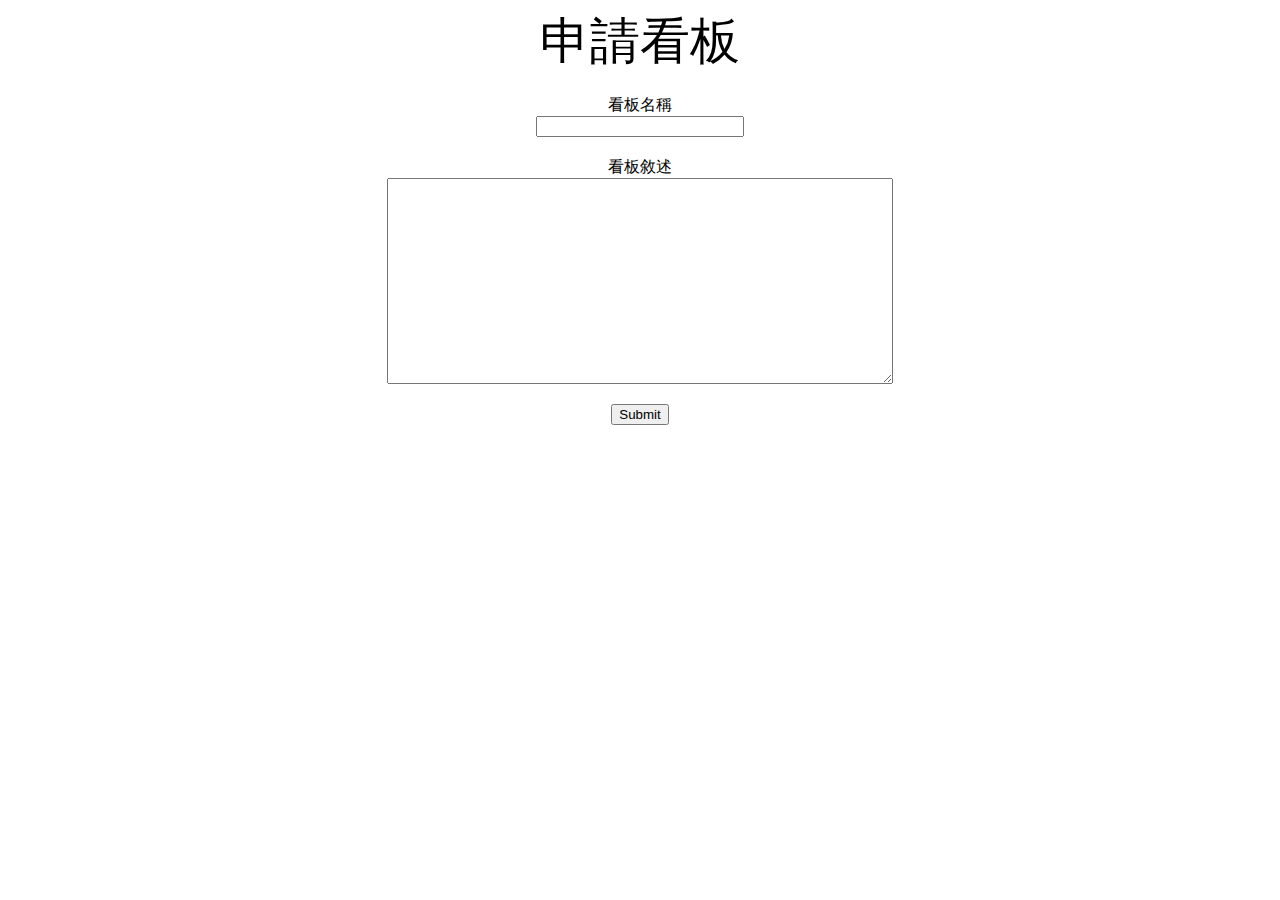
<file: article/applyBoard.html>
<!DOCTYPE html>
<head>
    <meta charset="utf-8"/>
    <link rel="stylesheet" href="css/applyBoard.css">
</head>
<div class="title">申請看板</div>
<div class="form">
    <form action="applyBoard.php" method="post">
        看板名稱
        <input type="text" name="boardname" id="boardname">
        看板敘述
        <textarea name="boarddetail" id="boarddetail"></textarea>
        
        <input type="submit" id="submit">
    </form>
</div>
</file>
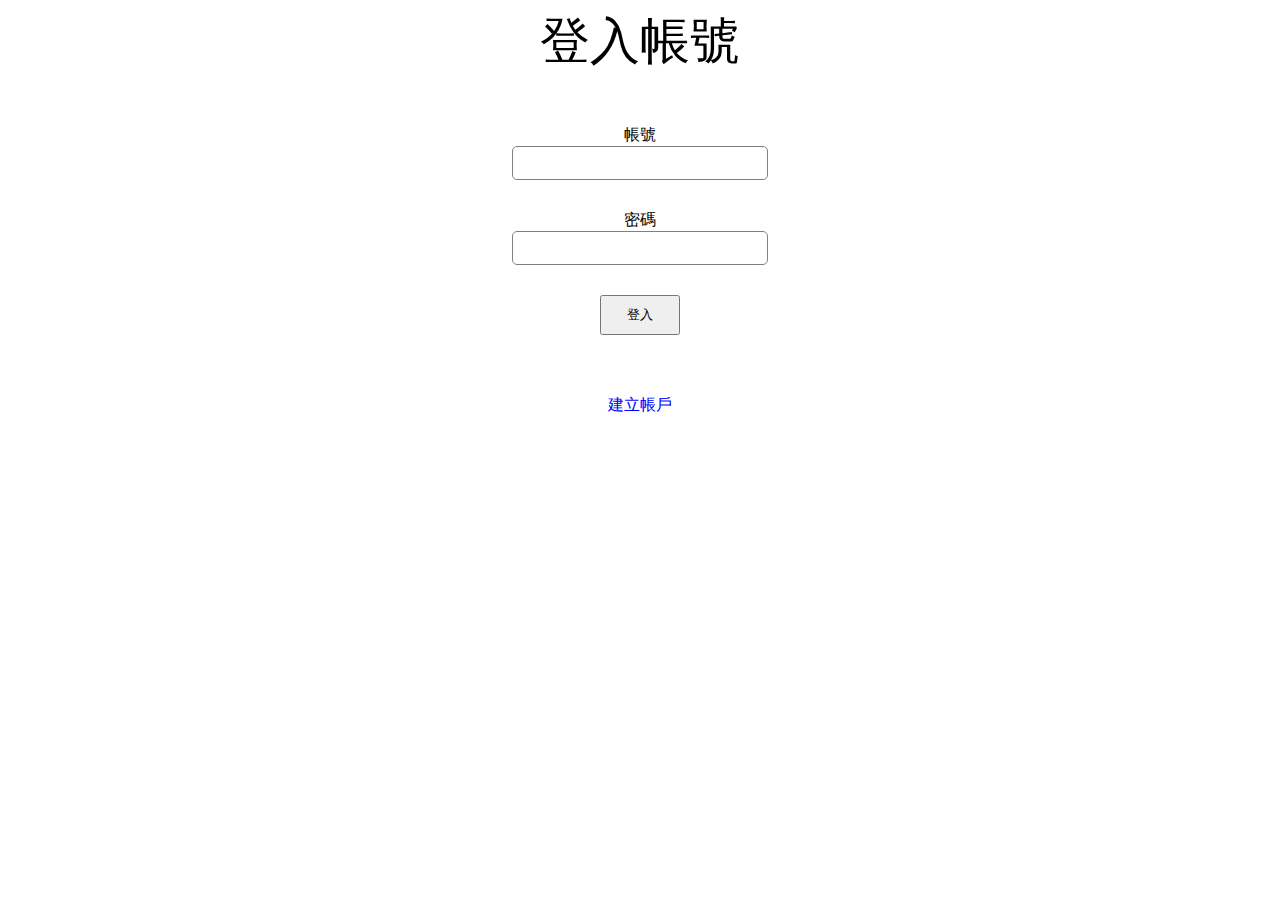
<file: member/login.html>
<!DOCTYPE html>
<head>
    <meta charset="utf-8"/>
    <link rel="stylesheet" href="css/login.css">
</head>
<html>
    <body align="center">
        <div class="title">登入帳號</div>
        <div class="form" >
            <form method="post" action="login.php">
                帳號<br>
                <input type="text" name="username" required class="input"><br>
                密碼<br>
                <input type="password" name="password" required class="input"><br>
                <input type="submit" value="登入" id="submit">
            </form>           
        </div>      
        <a href="register.html" id="register">建立帳戶</a>  
    </body>
</html>
</file>
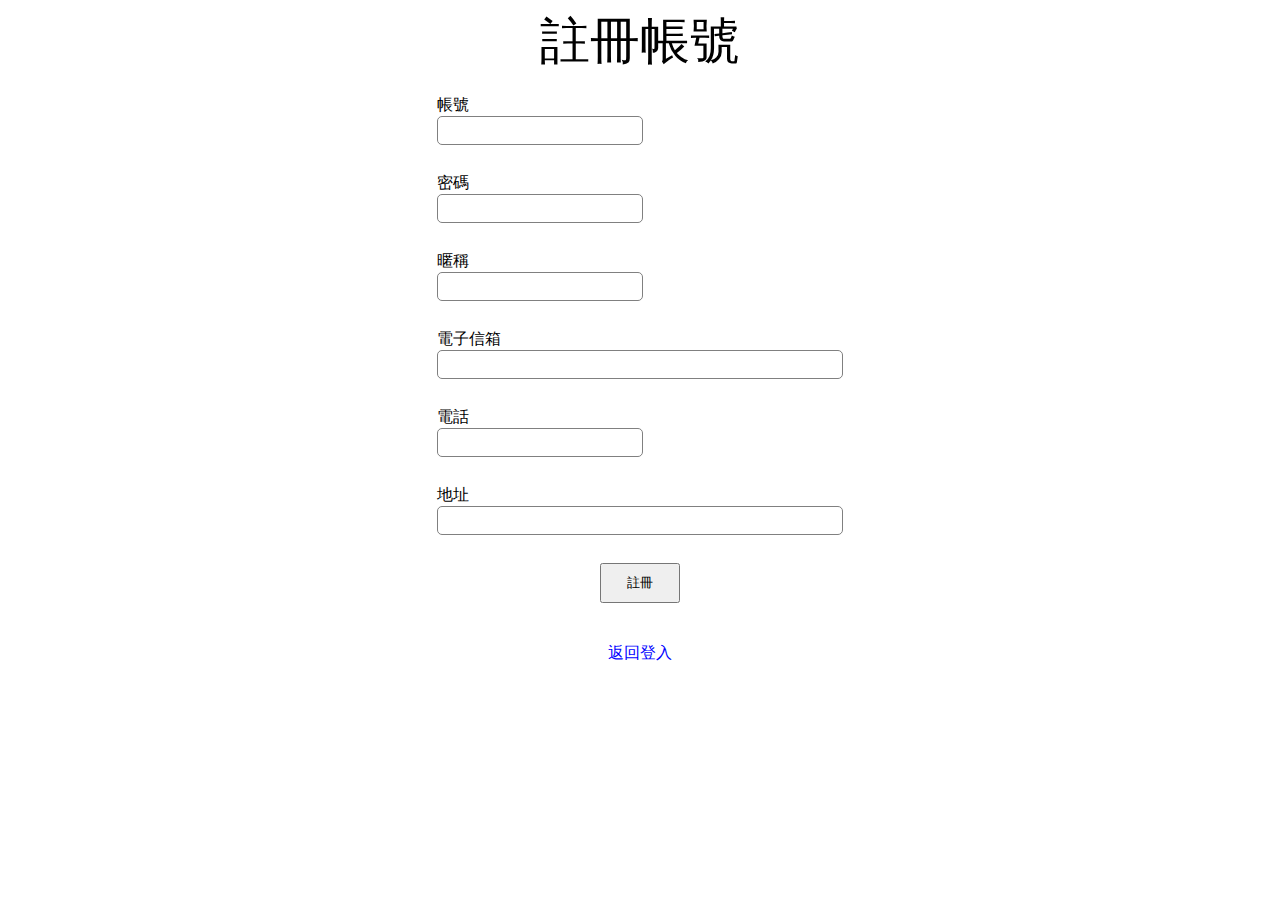
<file: member/register.html>
<!DOCTYPE html>
<head>
    <meta charset="utf-8"/>
    <link rel="stylesheet" href="css/register.css">
</head>
<html>
    <body>
        <div class="title">註冊帳號</div>
        <div class="form">
            <form method="post" action="register.php">
                帳號<br>
                <input type="text" name="username" required class="input"><br>
                密碼<br>
                <input type="password" name="password" required class="input"><br>
                暱稱<br>
                <input type="text" name="name" class="input"><br>
                電子信箱<br>
                <input type="email" name="email" class="input" id="email"><br>
                電話<br>
                <input type="tel" name="phone" pattern="\d+" class="input"><br>
                地址<br>
                <input type="text" name="address" class="input" id="address"><br>
                <input type="submit" value="註冊" id="submit"></form>
            </form>
        </div>   
        <a href="login.html" id="login">返回登入</a>     
    </body>
</html>
</file>
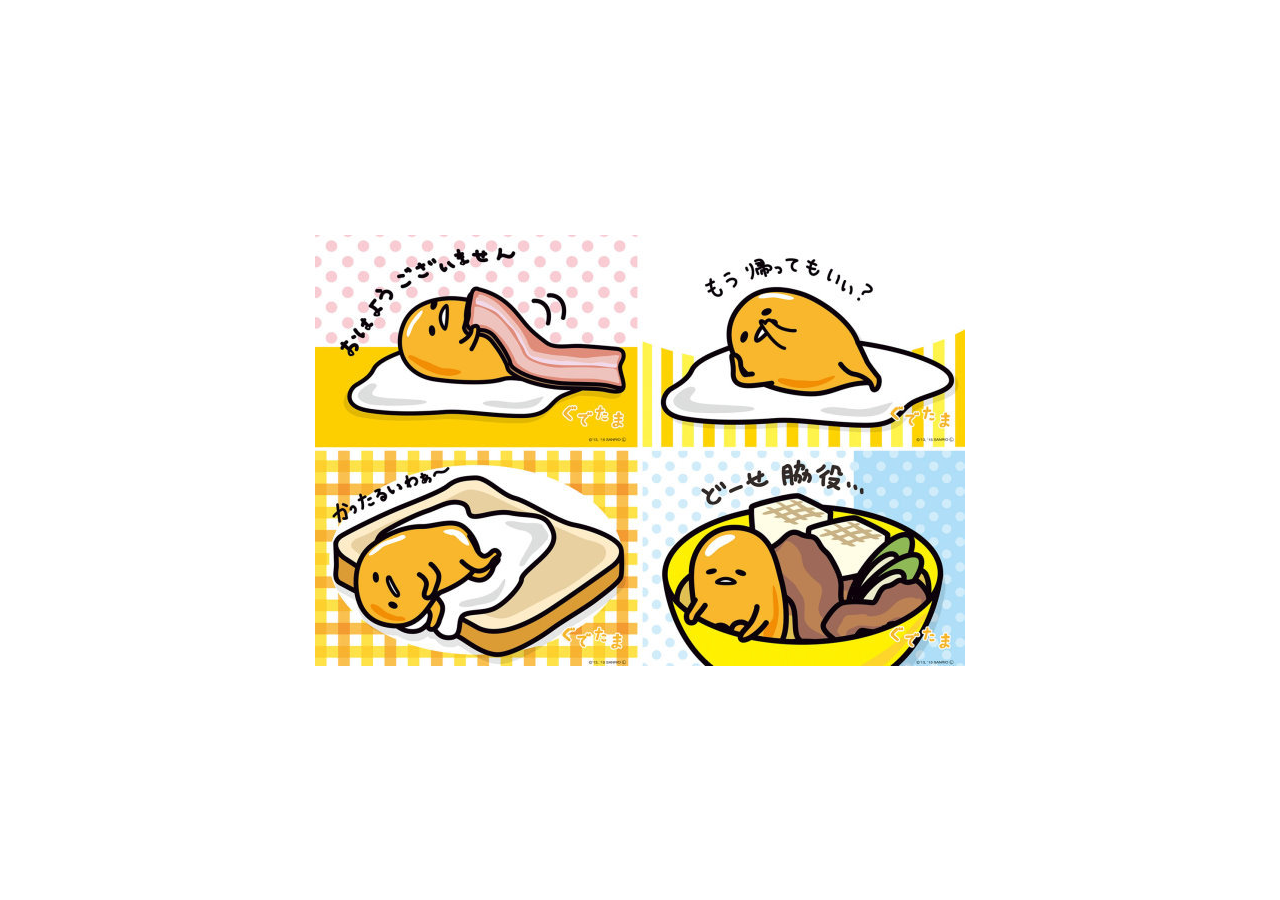
<file: welcome/welcome.html>
<!DOCTYPE html>
<head>
    <meta charset="UTF-8">
</head>
<style>
    html,body 
    {
        height: 100%;
    }
    body 
    {
        margin: 0;
        display: flex;
        justify-content: center;
        align-items: center;
    }
</style>
<html>
    <body>
        <img src="welcome.jpg">
    </body>
</html>
</file>
<file: article/css/applyBoard.css>
.title
{
    font-size: 50px;
    text-align: center;
}
.form
{
    margin-top: 20px;
}
form
{
    display: flex;
    flex-direction: column;
    align-items: center;
    justify-content: space-between;
}
.smalltitle
{
    margin-bottom: 10px;
}
input
{
    margin-bottom: 20px;
}
#boardname
{
    width: 200px;
}
#boarddetail
{
    width: 500px;
    height: 200px;
}
#submit
{
    margin-top: 20px;
}
</file>
<file: member/css/login.css>
.title
{
    font-size: 50px;
}
.form
{
    margin-top: 50px;
    margin-bottom: 30px;
}
.form input
{
    margin-bottom: 30px;
}
.input
{
    width:250px;
    height: 30px;
    border-radius: 5px;
    border: 1px solid gray;
    text-indent: 10px;
}
#submit
{
    width:80px;
    height:40px;
}
#register
{
    text-decoration: none;
    color: blue;
}
</file>
<file: member/css/register.css>
body
{
    display: flex;
    flex-direction: column;
    align-items: center;
}
.title
{
    font-size: 50px;
}
.form
{
    margin-top: 20px;
    margin-bottom: 30px;
}
.form form
{
    display: flex;
    flex-direction: column;
}
.form input
{
    margin-bottom: 10px;
}
.input
{
    width:200px;
    height: 25px;
    border-radius: 5px;
    border: 1px solid gray;
    text-indent: 10px;
}
#email
{
    width:400px;
}
#address
{
    width: 400px;
}
#submit
{
    width:80px;
    height:40px;
    align-self: center;
}
#login
{
    text-decoration: none;
    color: blue;
}
</file>
